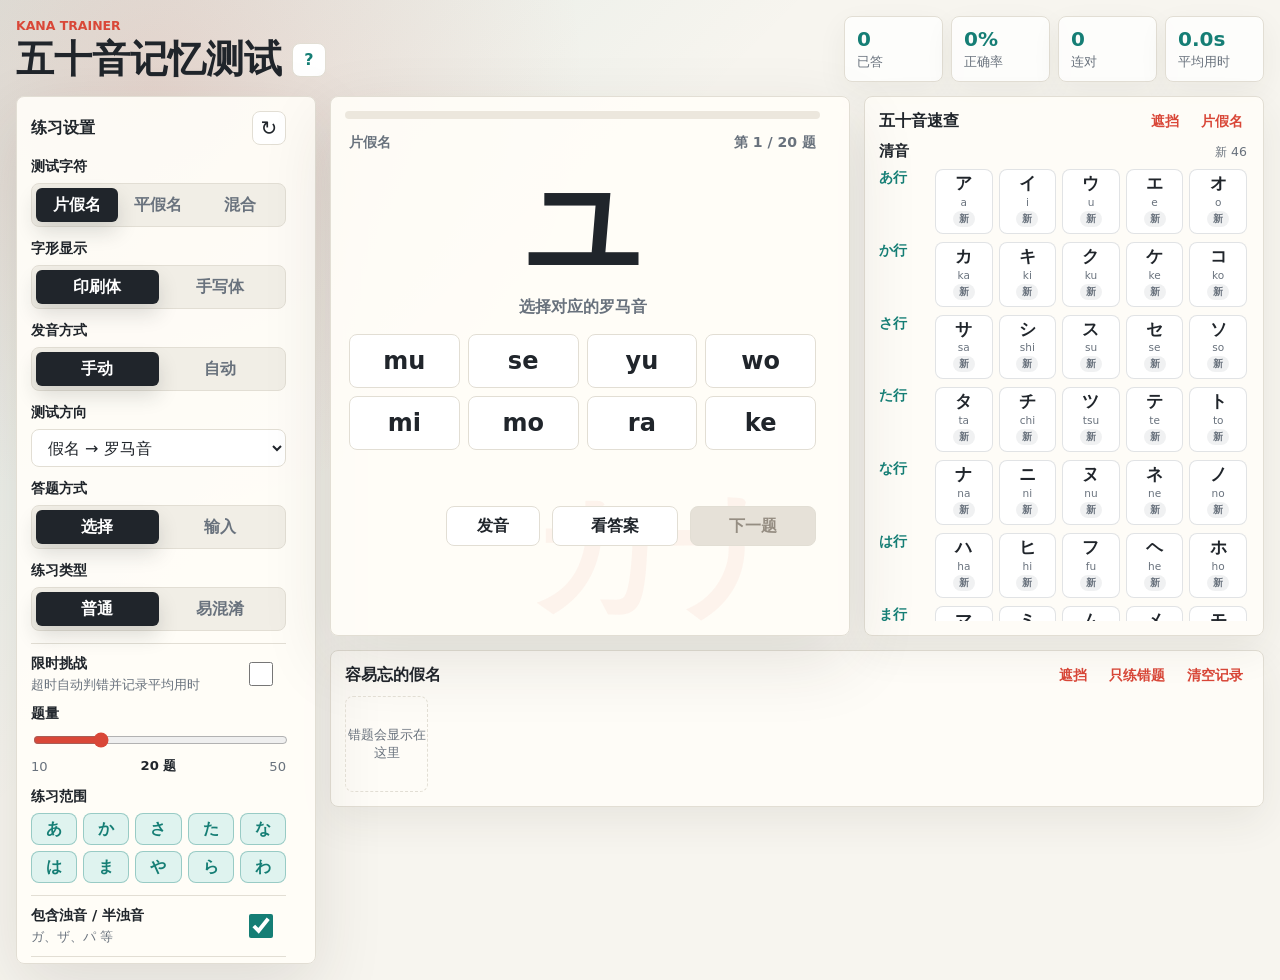
<file: index.html>
<!doctype html>
<html lang="zh-CN">
  <head>
    <meta charset="UTF-8" />
    <meta name="viewport" content="width=device-width, initial-scale=1.0" />
    <title>五十音记忆测试</title>
    <link rel="stylesheet" href="styles.css" />
  </head>
  <body>
    <main class="app-shell">
      <section class="workspace" aria-labelledby="page-title">
        <header class="topbar">
          <div class="title-block">
            <p class="eyebrow">Kana Trainer</p>
            <div class="title-row">
              <h1 id="page-title">五十音记忆测试</h1>
              <button
                class="icon-button help-button"
                id="openHelpButton"
                type="button"
                title="页面说明"
                aria-label="页面说明"
                aria-haspopup="dialog"
                aria-controls="helpDialog"
                aria-expanded="false"
              >
                <span aria-hidden="true">?</span>
              </button>
            </div>
          </div>
          <div class="score-strip" aria-label="当前练习统计">
            <div>
              <span id="answeredCount">0</span>
              <small>已答</small>
            </div>
            <div>
              <span id="accuracyRate">0%</span>
              <small>正确率</small>
            </div>
            <div>
              <span id="streakCount">0</span>
              <small>连对</small>
            </div>
            <div>
              <span id="averageTimeCount">0.0s</span>
              <small>平均用时</small>
            </div>
          </div>
        </header>

        <section class="quiz-layout">
          <aside class="panel settings-panel" aria-label="练习设置">
            <div class="panel-head">
              <h2>练习设置</h2>
              <button class="icon-button" id="resetButton" type="button" title="重置练习" aria-label="重置练习">
                <span aria-hidden="true">↻</span>
              </button>
            </div>

            <div class="control-group normal-scope-control">
              <label>测试字符</label>
              <div class="segmented" role="group" aria-label="测试字符">
                <button class="segment active" type="button" data-mode="katakana">片假名</button>
                <button class="segment" type="button" data-mode="hiragana">平假名</button>
                <button class="segment" type="button" data-mode="mixed">混合</button>
              </div>
            </div>

            <div class="control-group">
              <label>字形显示</label>
              <div class="segmented glyph-segmented" role="group" aria-label="字形显示">
                <button class="segment active" type="button" data-glyph="print">印刷体</button>
                <button class="segment" type="button" data-glyph="hand">手写体</button>
              </div>
            </div>

            <div class="control-group">
              <label>发音方式</label>
              <div class="segmented pronunciation-segmented" role="group" aria-label="发音方式">
                <button class="segment active" type="button" data-pronunciation="manual">手动</button>
                <button class="segment" type="button" data-pronunciation="auto">自动</button>
              </div>
            </div>

            <div class="control-group">
              <label for="directionSelect">测试方向</label>
              <select id="directionSelect">
                <option value="kana-to-romaji">假名 → 罗马音</option>
                <option value="romaji-to-kana">罗马音 → 假名</option>
              </select>
            </div>

            <div class="control-group">
              <label>答题方式</label>
              <div class="segmented answer-mode-segmented" role="group" aria-label="答题方式">
                <button class="segment active" type="button" data-answer-mode="choice">选择</button>
                <button class="segment" type="button" data-answer-mode="input">输入</button>
              </div>
            </div>

            <div class="control-group">
              <label>练习类型</label>
              <div class="segmented practice-type-segmented" role="group" aria-label="练习类型">
                <button class="segment active" type="button" data-practice-type="normal">普通</button>
                <button class="segment" type="button" data-practice-type="confusing">易混淆</button>
              </div>
            </div>

            <div class="switch-row">
              <label for="challengeToggle">
                <span>限时挑战</span>
                <small>超时自动判错并记录平均用时</small>
              </label>
              <input id="challengeToggle" type="checkbox" />
            </div>

            <div class="control-group hidden" id="challengeControl">
              <label for="challengeLimit">每题限时</label>
              <input id="challengeLimit" type="range" min="5" max="30" step="5" value="15" />
              <div class="range-row">
                <span>5 秒</span>
                <strong><span id="challengeLimitValue">15</span> 秒</strong>
                <span>30 秒</span>
              </div>
            </div>

            <div class="control-group confusing-control hidden" id="confusingControl">
              <label>专项分组</label>
              <div class="confusing-picker" aria-label="易混淆专项分组">
                <button class="confusing-chip active" type="button" data-confusing-set="all">全部</button>
                <button class="confusing-chip kana-text" type="button" data-confusing-set="shi-tsu">
                  シ / ツ
                </button>
                <button class="confusing-chip kana-text" type="button" data-confusing-set="so-n">
                  ソ / ン
                </button>
                <button class="confusing-chip kana-text" type="button" data-confusing-set="no-me">
                  ノ / メ
                </button>
                <button class="confusing-chip kana-text" type="button" data-confusing-set="nu-me">
                  ぬ / め
                </button>
                <button class="confusing-chip kana-text" type="button" data-confusing-set="sa-chi">
                  さ / ち
                </button>
                <button class="confusing-chip kana-text" type="button" data-confusing-set="re-wa-ne">
                  れ / わ / ね
                </button>
              </div>
            </div>

            <div class="control-group">
              <label for="questionLimit">题量</label>
              <input id="questionLimit" type="range" min="10" max="50" step="5" value="20" />
              <div class="range-row">
                <span>10</span>
                <strong><span id="questionLimitValue">20</span> 题</strong>
                <span>50</span>
              </div>
            </div>

            <div class="control-group normal-scope-control">
              <label>练习范围</label>
              <div class="row-picker" id="rowPicker" aria-label="练习范围"></div>
            </div>

            <div class="switch-row normal-scope-control">
              <label for="dakutenToggle">
                <span>包含浊音 / 半浊音</span>
                <small>ガ、ザ、パ 等</small>
              </label>
              <input id="dakutenToggle" type="checkbox" checked />
            </div>

            <div class="switch-row normal-scope-control">
              <label for="smallKanaToggle">
                <span>包含拗音</span>
                <small>キャ、ショ、ピョ 等</small>
              </label>
              <input id="smallKanaToggle" type="checkbox" />
            </div>

            <div class="control-group data-tools-group">
              <label>学习数据</label>
              <div class="data-tools">
                <button class="ghost-button data-tool-button" id="exportDataButton" type="button">
                  导出
                </button>
                <button class="ghost-button data-tool-button" id="importDataButton" type="button">
                  导入
                </button>
                <input
                  id="importDataInput"
                  type="file"
                  accept="application/json"
                  class="hidden"
                />
              </div>
              <small class="data-tools-hint">导出为 JSON，导入会合并并覆盖同一假名的历史记录。</small>
            </div>

            <button class="primary-button" id="newQuizButton" type="button">开始新一轮</button>
          </aside>

          <section class="practice-panel" aria-label="当前题目">
            <div class="question-card">
              <div class="progress-line" aria-hidden="true">
                <span id="progressBar"></span>
              </div>
              <div class="question-meta">
                <span id="quizModeLabel">片假名</span>
                <span id="questionCounter">第 1 / 20 题</span>
              </div>
              <div class="timer-strip hidden" id="timerStrip" aria-live="polite">
                <div class="timer-head">
                  <span>剩余时间</span>
                  <strong id="timerRemaining">15.0s</strong>
                </div>
                <div class="timer-line" aria-hidden="true">
                  <span id="timerBar"></span>
                </div>
              </div>
              <div class="prompt-wrap">
                <div class="prompt" id="promptText">ア</div>
                <div class="prompt-sub" id="promptSub">选择对应的罗马音</div>
              </div>
              <div class="options-grid" id="optionsGrid" aria-label="答案选项"></div>
              <div class="input-answer hidden" id="inputAnswerArea">
                <input id="answerInput" type="text" autocomplete="off" spellcheck="false" />
                <button class="next-button" id="submitInputButton" type="button">提交</button>
              </div>
              <div class="result-report hidden" id="resultReport" aria-live="polite"></div>
              <div class="feedback" id="feedback" aria-live="polite"></div>
              <div class="action-row" id="questionActionRow">
                <button class="ghost-button speak-button" id="speakButton" type="button">发音</button>
                <button class="ghost-button" id="revealButton" type="button">看答案</button>
                <button class="next-button" id="nextButton" type="button" disabled>下一题</button>
              </div>
            </div>

            <div class="mini-panels">
              <section class="compact-panel weak-panel" aria-labelledby="weak-title">
                <div class="compact-title">
                  <h2 id="weak-title">容易忘的假名</h2>
                  <div class="compact-actions">
                    <button
                      class="text-button privacy-toggle-button"
                      id="toggleWeakPrivacyButton"
                      type="button"
                      aria-pressed="false"
                    >
                      遮挡
                    </button>
                    <button class="text-button" id="reviewMistakesButton" type="button">只练错题</button>
                    <button class="text-button" id="clearRecordsButton" type="button">清空记录</button>
                  </div>
                </div>
                <div class="weak-list" id="weakList"></div>
              </section>
              <section class="compact-panel chart-panel" aria-labelledby="chart-title">
                <div class="compact-title">
                  <h2 id="chart-title">五十音速查</h2>
                  <div class="compact-actions">
                    <button
                      class="text-button privacy-toggle-button"
                      id="toggleChartPrivacyButton"
                      type="button"
                      aria-pressed="false"
                    >
                      遮挡
                    </button>
                    <button class="text-button" id="toggleChartButton" type="button">片假名</button>
                  </div>
                </div>
                <div class="kana-chart" id="kanaChart"></div>
              </section>
            </div>
          </section>
        </section>
      </section>
    </main>

    <div class="modal-backdrop hidden" id="helpDialog" role="dialog" aria-modal="true" aria-labelledby="helpDialogTitle">
      <section class="modal-panel" id="helpDialogPanel" tabindex="-1">
        <div class="modal-head">
          <div>
            <p class="eyebrow">Guide</p>
            <h2 id="helpDialogTitle">页面说明</h2>
          </div>
          <button class="icon-button" id="closeHelpButton" type="button" aria-label="关闭说明">
            <span aria-hidden="true">×</span>
          </button>
        </div>
        <div class="help-content">
          <p>这个页面用于练习五十音的识别、罗马音对应和易混淆假名记忆。</p>
          <div class="help-grid">
            <section>
              <h3>练习设置</h3>
              <p>选择片假名、平假名或混合练习，调整答题方向、答题方式、题量、练习范围和限时挑战。</p>
            </section>
            <section>
              <h3>答题卡</h3>
              <p>展示当前题目、进度、答案选项或输入框。可以发音、查看答案，并进入下一题。</p>
            </section>
            <section>
              <h3>五十音速查</h3>
              <p>快速查看假名、罗马音和掌握状态。练习时可用遮挡按钮模糊内容，避免提前看到答案。</p>
            </section>
            <section>
              <h3>容易忘的假名</h3>
              <p>根据答题记录列出容易出错的假名，可一键进入错题练习，也可以清空历史记录。</p>
            </section>
            <section>
              <h3>统计与数据</h3>
              <p>顶部统计当前轮次的已答、正确率、连对和平均用时；学习数据支持 JSON 导出和导入。</p>
            </section>
          </div>
        </div>
      </section>
    </div>

    <script src="kana-core.js"></script>
    <script src="learning-records.js"></script>
    <script src="quiz-engine.js"></script>
    <script src="ui-renderers.js"></script>
    <script src="speech.js"></script>
    <script src="challenge-timer.js"></script>
    <script src="settings-controls.js"></script>
    <script src="question-view.js"></script>
    <script src="app-events.js"></script>
    <script src="learning-data-actions.js"></script>
    <script src="practice-session.js"></script>
    <script src="practice-planner.js"></script>
    <script src="app.js"></script>
  </body>
</html>
</file>
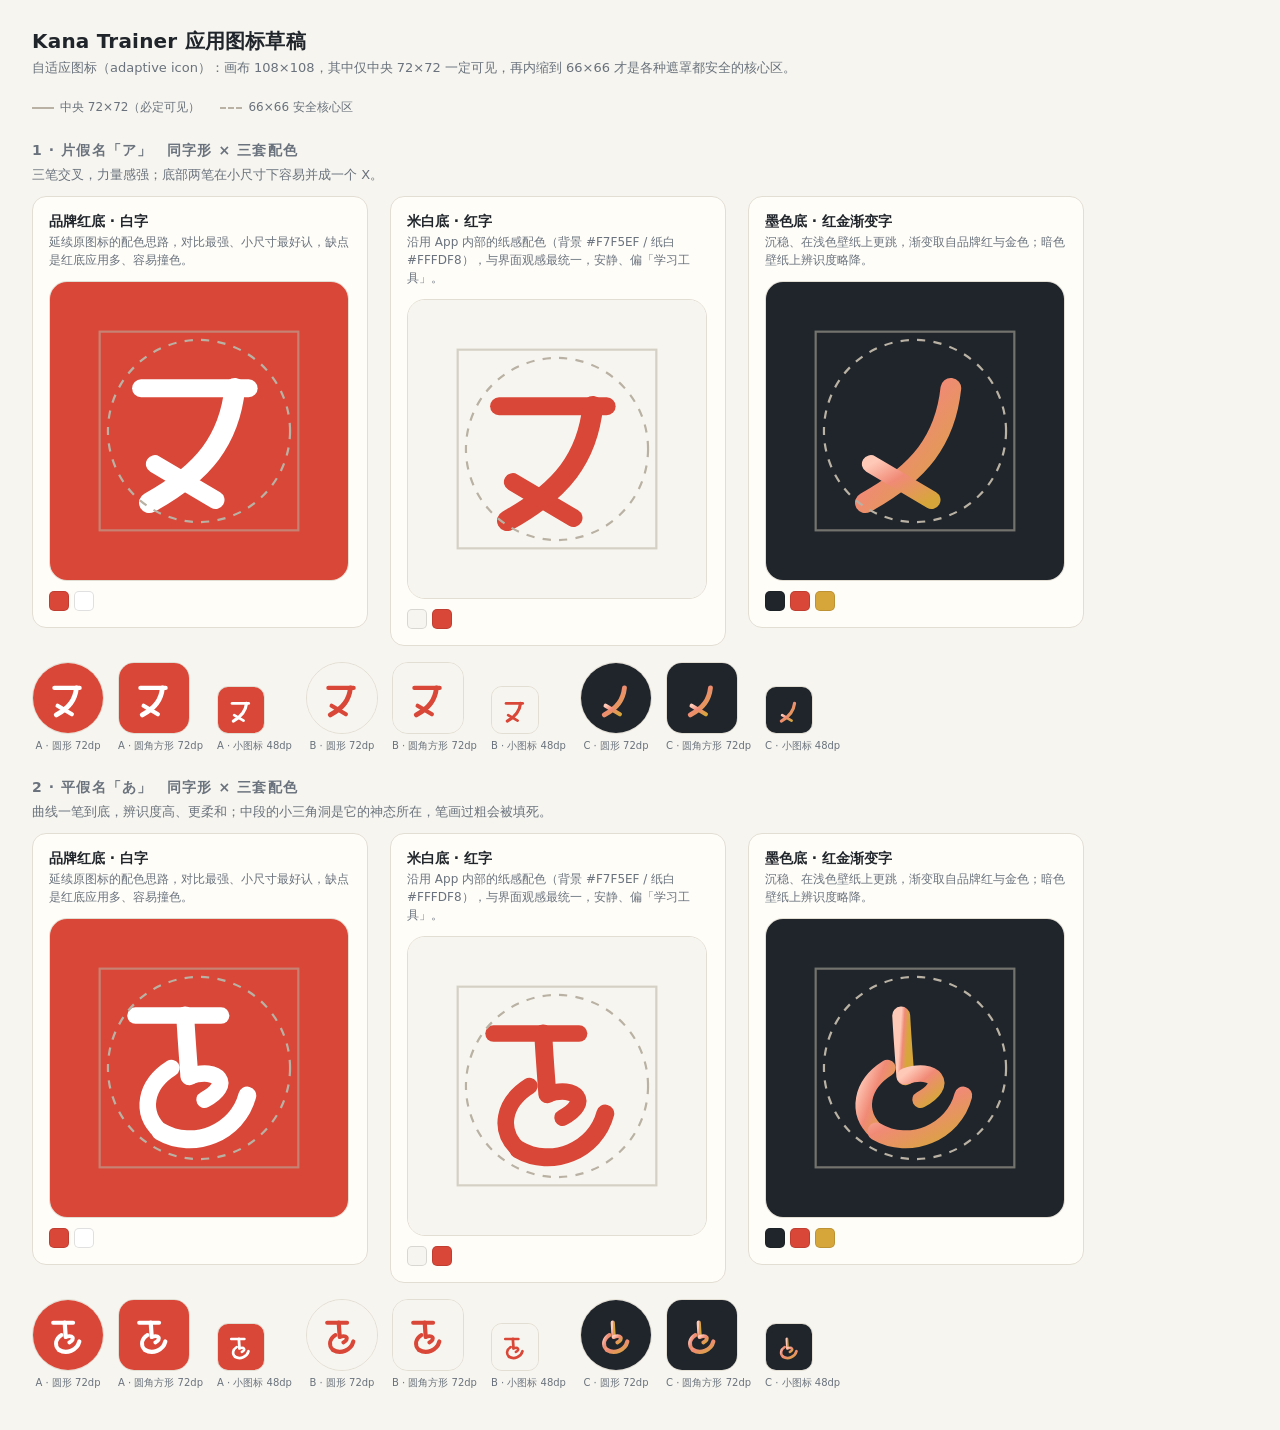
<file: android-app/design/icon-drafts.html>
<!DOCTYPE html>
<html lang="zh-CN">
<head>
<meta charset="utf-8">
<title>Kana Trainer 应用图标草稿</title>
<style>
  :root {
    --ink: #20252B;
    --muted: #69727D;
    --line: #E2DED4;
    --paper: #FFFDF8;
    --bg: #F7F5EF;
    --red: #D94738;
    --teal: #157E75;
    --gold: #D7A63B;
  }
  * { box-sizing: border-box; }
  body {
    margin: 0; padding: 28px 32px 40px;
    background: var(--bg); color: var(--ink);
    font-family: "Segoe UI", "Microsoft YaHei", system-ui, sans-serif;
  }
  h1 { font-size: 20px; margin: 0 0 4px; letter-spacing: .01em; }
  .sub { color: var(--muted); font-size: 13px; margin: 0 0 22px; }
  h2 { font-size: 14px; margin: 26px 0 12px; color: var(--muted);
       text-transform: uppercase; letter-spacing: .08em; font-weight: 600; }
  .row { display: flex; gap: 22px; align-items: flex-start; flex-wrap: wrap; }
  .card {
    background: var(--paper); border: 1px solid var(--line); border-radius: 14px;
    padding: 16px; width: 336px;
  }
  .card h3 { margin: 0 0 2px; font-size: 14px; }
  .card .note { margin: 0 0 12px; font-size: 12px; color: var(--muted); line-height: 1.5; }
  .card .note b { color: var(--ink); font-weight: 600; }
  .swatches { display: flex; gap: 5px; margin-top: 10px; }
  .sw { width: 20px; height: 20px; border-radius: 5px; border: 1px solid rgba(0,0,0,.12); }
  .sizes { display: flex; gap: 14px; align-items: flex-end; margin-top: 4px; }
  .sizes figure { margin: 0; text-align: center; }
  .sizes figcaption { font-size: 10px; color: var(--muted); margin-top: 5px; }
  .legend { display: flex; gap: 20px; font-size: 12px; color: var(--muted); margin-top: 8px; }
  .legend span { display: flex; align-items: center; gap: 6px; }
  .key { width: 22px; height: 0; border-top: 2px dashed #B9B2A4; }
  .key.solid { border-top: 2px solid #B9B2A4; }
</style>
</head>
<body>

<h1>Kana Trainer 应用图标草稿</h1>
<p class="sub">自适应图标（adaptive icon）：画布 108×108，其中仅中央 72×72 一定可见，再内缩到 66×66 才是各种遮罩都安全的核心区。</p>

<div class="legend">
  <span><i class="key solid"></i> 中央 72×72（必定可见）</span>
  <span><i class="key"></i> 66×66 安全核心区</span>
</div>

<div id="sections"></div>

<script>
const INK = '#20252B', PAPER = '#FFFDF8', BG = '#F7F5EF', RED = '#D94738', GOLD = '#D7A63B';

// ── 字形一：片假名「ア」 ───────────────────────────────────────────
// 三笔互不相连：顶横自左向右；自顶横偏右处向左下甩出长尾；末笔自左下向右上斜挑。
const STROKES = [
  { d: 'M 33 38.5 L 72 38.5', w: 6.5 },              // 顶横
  { d: 'M 67 38.5 C 65 57, 56 69, 36 80', w: 7.5 },  // 第二笔
  { d: 'M 38 66 L 60 79', w: 6.5 },                  // 第三笔
];

// ── 字形二：平假名「あ」 ───────────────────────────────────────────
// 顶横自左向右；竖笔下行后绕圈回撇（收在右下）；末笔自下方弧形左扩、再向右上兜回。
// 竖笔与末笔的交叉处在左上方留出一个小三角洞 —— 那是「あ」的神态，所以两者都要放细。
const STROKES_A = [
  { d: 'M 31 35 L 62 35', w: 6 },                        // 顶横
  { d: 'M 49 35 C 49.5 44, 50 50, 50.5 57', w: 6.5 },    // 竖笔下行
  { d: 'M 50.5 57 C 61 53.5, 66.5 60, 56 65.5', w: 6 },  // 绕圈回撇，扁而出头
  { d: 'M 44 54 C 34.5 60, 32.5 70, 40 77', w: 6 },      // 末笔：向左下弧形外扩
  { d: 'M 40 77 C 52 84, 68 77.5, 71.5 64', w: 6.5 },    // 末笔：底部大弯兜回右上
];

function glyph({ stroke, width = null, grad = null, opacity = 1, strokes = STROKES }) {
  const paint = grad ? `stroke="url(#${grad})"` : `stroke="${stroke}"`;
  return strokes.map(s =>
    `<path d="${s.d}" fill="none" ${paint} stroke-width="${width ?? s.w}"
       stroke-linecap="round" stroke-linejoin="round" opacity="${opacity}"/>`
  ).join('');
}

function icon({ bg, glyphSvg, defs = '', guides = false, id = '' }) {
  const defsBlock = defs ? `<defs>${defs}</defs>` : '';
  const guideBlock = guides ? `
    <circle cx="54" cy="54" r="33" fill="none" stroke="#B9B2A4" stroke-width="0.8" stroke-dasharray="3 3"/>
    <rect x="18" y="18" width="72" height="72" fill="none" stroke="#B9B2A4" stroke-width="0.8" stroke-opacity=".55"/>` : '';
  return `<svg viewBox="0 0 108 108" width="100%" height="100%" xmlns="http://www.w3.org/2000/svg">
    ${defsBlock}
    <rect width="108" height="108" fill="${bg}"/>
    ${glyphSvg}
    ${guideBlock}
  </svg>`;
}

// 配色方案（字形与配色正交，两个字形各出一套）
const THEMES = [
  {
    id: 'A', bg: RED, name: '品牌红底 · 白字',
    note: '延续原图标的配色思路，对比最强、小尺寸最好认，缺点是红底应用多、容易撞色。',
    swatches: [RED, '#FFFFFF'],
    paint: { stroke: '#FFFFFF' },
  },
  {
    id: 'B', bg: BG, name: '米白底 · 红字',
    note: '沿用 App 内部的纸感配色（背景 #F7F5EF / 纸白 #FFFDF8），与界面观感最统一，安静、偏「学习工具」。',
    swatches: [BG, RED],
    paint: { stroke: RED },
  },
  {
    id: 'C', bg: INK, name: '墨色底 · 红金渐变字',
    note: '沉稳、在浅色壁纸上更跳，渐变取自品牌红与金色；暗色壁纸上辨识度略降。',
    swatches: [INK, RED, GOLD],
    paint: { grad: 'goldRed' },
    defs: `<linearGradient id="goldRed" x1="0" y1="0" x2="1" y2="1">
             <stop offset="0%" stop-color="#FFC9B8"/>
             <stop offset="42%" stop-color="#F08A76"/>
             <stop offset="100%" stop-color="${GOLD}"/>
           </linearGradient>`,
  },
];

// 两个字形各自 × 三套配色
const glyphSets = [
  {
    key: 'ア', strokes: STROKES, theme: '片假名「ア」',
    note: '三笔交叉，力量感强；底部两笔在小尺寸下容易并成一个 X。',
  },
  {
    key: 'あ', strokes: STROKES_A, theme: '平假名「あ」',
    note: '曲线一笔到底，辨识度高、更柔和；中段的小三角洞是它的神态所在，笔画过粗会被填死。',
  },
];

const variants = glyphSets.flatMap(set =>
  THEMES.map(t => ({
    key: `${set.key}-${t.id}`,
    name: `${t.name} · ${set.key}`,
    note: t.note,
    swatches: t.swatches,
    bg: t.bg,
    defs: t.defs || '',
    glyph: () => glyph({ ...t.paint, strokes: set.strokes }),
  }))
);

// —— 渲染：每个字形一段，段内为该字形的三套配色 ——
const masks = [
  { label: '圆形 72dp', radius: '50%', px: 72 },
  { label: '圆角方形 72dp', radius: '16px', px: 72 },
  { label: '小图标 48dp', radius: '11px', px: 48 },
];

document.getElementById('sections').innerHTML = glyphSets.map((set, gi) => {
  const cells = THEMES.map(t => {
    const g = glyph({ ...t.paint, strokes: set.strokes });
    return `
      <div class="card">
        <h3>${t.name}</h3>
        <p class="note">${t.note}</p>
        <div style="width:300px;height:300px;border-radius:18px;overflow:hidden;border:1px solid var(--line)">
          ${icon({ bg: t.bg, glyphSvg: g, defs: t.defs || '', guides: true })}
        </div>
        <div class="swatches">${t.swatches.map(c => `<i class="sw" style="background:${c}"></i>`).join('')}</div>
      </div>`;
  }).join('');

  const thumbs = THEMES.flatMap(t => masks.map(m => `
    <figure>
      <div style="width:${m.px}px;height:${m.px}px;border-radius:${m.radius};overflow:hidden;border:1px solid var(--line)">
        ${icon({ bg: t.bg, glyphSvg: glyph({ ...t.paint, strokes: set.strokes }), defs: t.defs || '' })}
      </div>
      <figcaption>${t.id} · ${m.label}</figcaption>
    </figure>`)).join('');

  return `
    <h2>${gi + 1} · ${set.theme}　同字形 × 三套配色</h2>
    <p class="sub" style="margin:-6px 0 12px">${set.note}</p>
    <div class="row">${cells}</div>
    <div class="sizes" style="margin-top:16px">${thumbs}</div>`;
}).join('');
</script>
</body>
</html>
</file>
<file: styles.css>
:root {
  color-scheme: light;
  --bg: #f7f5ef;
  --paper: #fffdf8;
  --panel: #ffffff;
  --ink: #20252b;
  --muted: #69727d;
  --line: #e2ded4;
  --accent: #d94738;
  --accent-dark: #b9362b;
  --teal: #157e75;
  --teal-soft: #dff3ef;
  --gold: #d7a63b;
  --wrong: #c8374c;
  --right: #19886b;
  --shadow: 0 24px 70px rgba(51, 45, 35, 0.12);
  --kana-print-font: "Hiragino Sans", "Yu Gothic", "Noto Sans JP", "Meiryo", sans-serif;
  --kana-hand-font: "Klee", "Klee One", "YuKyokasho", "YuKyokasho Yoko", "Hannotate SC",
    "Hannotate TC", "HanziPen SC", "Tsukushi A Round Gothic", cursive;
  --kana-font: var(--kana-print-font);
  font-family:
    Inter, ui-sans-serif, system-ui, -apple-system, BlinkMacSystemFont, "Segoe UI",
    "Noto Sans SC", sans-serif;
}

:root[data-glyph="hand"] {
  --kana-font: var(--kana-hand-font);
}

* {
  box-sizing: border-box;
}

body {
  min-height: 100vh;
  margin: 0;
  background:
    radial-gradient(circle at 12% 8%, rgba(217, 71, 56, 0.14), transparent 30%),
    linear-gradient(135deg, rgba(21, 126, 117, 0.11), transparent 36%),
    var(--bg);
  color: var(--ink);
}

button,
input,
select {
  font: inherit;
}

button {
  cursor: pointer;
}

.app-shell {
  width: min(1500px, 100%);
  margin: 0 auto;
  padding: 16px;
}

.workspace {
  min-height: calc(100vh - 32px);
}

.topbar {
  display: flex;
  align-items: center;
  justify-content: space-between;
  gap: 24px;
  margin-bottom: 14px;
}

.title-block {
  min-width: 0;
}

.title-row {
  display: flex;
  align-items: center;
  gap: 10px;
}

.eyebrow {
  margin: 0 0 6px;
  color: var(--accent);
  font-size: 0.78rem;
  font-weight: 800;
  letter-spacing: 0;
  text-transform: uppercase;
}

h1,
h2,
p {
  margin: 0;
}

h1 {
  font-size: clamp(1.8rem, 3vw, 3rem);
  line-height: 1.05;
  letter-spacing: 0;
}

h2 {
  font-size: 1rem;
  letter-spacing: 0;
}

.score-strip {
  display: grid;
  grid-template-columns: repeat(4, minmax(70px, 1fr));
  gap: 8px;
  width: min(420px, 100%);
}

.score-strip div {
  min-height: 58px;
  padding: 10px 12px;
  border: 1px solid var(--line);
  border-radius: 8px;
  background: rgba(255, 255, 255, 0.78);
  box-shadow: 0 10px 30px rgba(51, 45, 35, 0.06);
}

.score-strip span {
  display: block;
  color: var(--teal);
  font-size: 1.25rem;
  font-weight: 850;
}

.score-strip small {
  color: var(--muted);
  font-size: 0.82rem;
}

.quiz-layout {
  display: grid;
  grid-template-columns: 300px minmax(0, 1fr);
  gap: 14px;
  align-items: start;
}

.panel,
.question-card,
.compact-panel {
  border: 1px solid var(--line);
  border-radius: 8px;
  background: rgba(255, 253, 248, 0.92);
  box-shadow: var(--shadow);
}

.settings-panel {
  position: sticky;
  top: 16px;
  max-height: calc(100vh - 32px);
  overflow-y: auto;
  padding: 14px;
  scrollbar-gutter: stable;
}

.panel-head,
.compact-title,
.action-row,
.question-meta,
.range-row,
.switch-row {
  display: flex;
  align-items: center;
  justify-content: space-between;
  gap: 12px;
}

.panel-head {
  margin-bottom: 12px;
}

.icon-button {
  display: grid;
  width: 34px;
  height: 34px;
  place-items: center;
  border: 1px solid var(--line);
  border-radius: 8px;
  background: #fff;
  color: var(--ink);
  font-size: 1.25rem;
}

.help-button {
  flex: 0 0 auto;
  color: var(--teal);
  font-size: 1rem;
  font-weight: 850;
}

.control-group {
  display: grid;
  gap: 7px;
  margin-bottom: 12px;
}

.confusing-control {
  padding-top: 4px;
  border-top: 1px solid var(--line);
}

.confusing-picker {
  display: grid;
  grid-template-columns: repeat(2, minmax(0, 1fr));
  gap: 6px;
}

.confusing-chip {
  min-height: 32px;
  padding: 0 10px;
  border: 1px solid var(--line);
  border-radius: 8px;
  background: #fff;
  color: var(--muted);
  font-weight: 750;
}

.confusing-chip.active {
  border-color: rgba(217, 71, 56, 0.28);
  background: rgba(217, 71, 56, 0.1);
  color: var(--accent-dark);
}

.control-group > label,
.switch-row span {
  color: var(--ink);
  font-size: 0.9rem;
  font-weight: 750;
}

.segmented {
  display: grid;
  grid-template-columns: repeat(3, 1fr);
  padding: 4px;
  border: 1px solid var(--line);
  border-radius: 8px;
  background: #f1eee6;
}

.glyph-segmented,
.pronunciation-segmented,
.answer-mode-segmented,
.practice-type-segmented {
  grid-template-columns: repeat(2, 1fr);
}

.segment {
  min-height: 34px;
  border: 0;
  border-radius: 6px;
  background: transparent;
  color: var(--muted);
  font-weight: 750;
}

.segment.active {
  background: var(--ink);
  color: #fff;
  box-shadow: 0 10px 20px rgba(32, 37, 43, 0.15);
}

select,
input[type="range"] {
  width: 100%;
}

select {
  height: 38px;
  padding: 0 12px;
  border: 1px solid var(--line);
  border-radius: 8px;
  background: #fff;
  color: var(--ink);
}

input[type="range"] {
  accent-color: var(--accent);
}

.range-row {
  color: var(--muted);
  font-size: 0.82rem;
}

.range-row strong {
  color: var(--ink);
}

.row-picker {
  display: grid;
  grid-template-columns: repeat(5, 1fr);
  gap: 6px;
}

.row-chip {
  min-height: 32px;
  border: 1px solid var(--line);
  border-radius: 8px;
  background: #fff;
  color: var(--muted);
  font-weight: 750;
}

.kana-text {
  font-family: var(--kana-font);
}

:root[data-glyph="hand"] .kana-text {
  font-weight: 650;
}

.row-chip.active {
  border-color: rgba(21, 126, 117, 0.35);
  background: var(--teal-soft);
  color: var(--teal);
}

.switch-row {
  padding: 10px 0;
  border-top: 1px solid var(--line);
}

.switch-row label {
  display: grid;
  gap: 3px;
}

.switch-row small {
  color: var(--muted);
}

.data-tools {
  display: grid;
  grid-template-columns: repeat(2, minmax(0, 1fr));
  gap: 8px;
}

.data-tool-button {
  min-width: 0;
}

.data-tools-hint {
  color: var(--muted);
  font-size: 0.78rem;
  line-height: 1.5;
}

input[type="checkbox"] {
  width: 44px;
  height: 24px;
  accent-color: var(--teal);
}

.primary-button,
.next-button,
.ghost-button {
  min-height: 40px;
  border-radius: 8px;
  font-weight: 850;
}

.primary-button {
  width: 100%;
  margin-top: 12px;
  border: 0;
  background: var(--accent);
  color: #fff;
  box-shadow: 0 16px 36px rgba(217, 71, 56, 0.25);
}

.practice-panel {
  --practice-main-height: clamp(440px, calc(100vh - 180px), 540px);
  display: grid;
  grid-template-areas:
    "question chart"
    "weak weak";
  grid-template-columns: minmax(460px, 1fr) minmax(340px, 400px);
  grid-template-rows: var(--practice-main-height) auto;
  gap: 14px;
  align-items: stretch;
  min-width: 0;
}

.question-card {
  grid-area: question;
  position: relative;
  overflow-y: auto;
  height: 100%;
  min-height: 0;
  padding: 18px;
  scrollbar-gutter: stable;
}

.question-card::before {
  position: absolute;
  right: 28px;
  bottom: 12px;
  z-index: 0;
  color: rgba(217, 71, 56, 0.055);
  content: "カナ";
  font-family: var(--kana-font);
  font-size: 8.5rem;
  font-weight: 900;
  line-height: 1;
  pointer-events: none;
}

.question-card > * {
  position: relative;
  z-index: 1;
}

.progress-line {
  height: 8px;
  margin: -4px -4px 14px;
  overflow: hidden;
  border-radius: 999px;
  background: #ece7dd;
}

.progress-line span {
  display: block;
  width: 0%;
  height: 100%;
  border-radius: inherit;
  background: linear-gradient(90deg, var(--accent), var(--gold));
  transition: width 220ms ease;
}

.question-meta {
  color: var(--muted);
  font-size: 0.88rem;
  font-weight: 750;
}

.timer-strip {
  display: grid;
  gap: 8px;
  margin-top: 10px;
  padding: 10px;
  border: 1px solid rgba(215, 166, 59, 0.32);
  border-radius: 8px;
  background: rgba(215, 166, 59, 0.1);
}

.timer-head {
  display: flex;
  align-items: center;
  justify-content: space-between;
  gap: 12px;
  color: var(--muted);
  font-size: 0.84rem;
  font-weight: 750;
}

.timer-head strong {
  color: var(--accent-dark);
  font-size: 1rem;
}

.timer-line {
  height: 8px;
  overflow: hidden;
  border-radius: 999px;
  background: rgba(255, 255, 255, 0.86);
}

.timer-line span {
  display: block;
  width: 100%;
  height: 100%;
  border-radius: inherit;
  background: linear-gradient(90deg, var(--teal), var(--gold));
  transition:
    width 100ms linear,
    background 140ms ease;
}

.timer-line span.danger {
  background: linear-gradient(90deg, var(--wrong), var(--accent));
}

.prompt-wrap {
  display: grid;
  min-height: 154px;
  place-items: center;
  padding: 18px 0 12px;
  text-align: center;
}

.prompt {
  font-size: clamp(4.6rem, 9vw, 7.4rem);
  font-weight: 850;
  line-height: 1;
  letter-spacing: 0;
}

.prompt-sub {
  margin-top: 12px;
  color: var(--muted);
  font-size: 1rem;
  font-weight: 650;
}

.options-grid {
  display: grid;
  grid-template-columns: repeat(4, minmax(0, 1fr));
  gap: 8px;
  margin-top: 4px;
}

.hidden {
  display: none !important;
}

.modal-backdrop {
  position: fixed;
  inset: 0;
  z-index: 20;
  display: grid;
  place-items: center;
  padding: 24px;
  background: rgba(32, 37, 43, 0.38);
}

.modal-panel {
  width: min(680px, 100%);
  max-height: min(720px, calc(100vh - 48px));
  overflow-y: auto;
  padding: 20px;
  border: 1px solid var(--line);
  border-radius: 8px;
  background: var(--paper);
  box-shadow: var(--shadow);
  outline: none;
}

.modal-head {
  display: flex;
  align-items: flex-start;
  justify-content: space-between;
  gap: 18px;
  margin-bottom: 16px;
}

.modal-head h2 {
  font-size: 1.25rem;
}

.help-content {
  display: grid;
  gap: 16px;
  color: var(--muted);
  line-height: 1.7;
}

.help-grid {
  display: grid;
  grid-template-columns: repeat(2, minmax(0, 1fr));
  gap: 10px;
}

.help-grid section {
  padding: 12px;
  border: 1px solid var(--line);
  border-radius: 8px;
  background: #fff;
}

.help-grid h3 {
  margin: 0 0 6px;
  color: var(--ink);
  font-size: 0.94rem;
}

.input-answer {
  display: grid;
  grid-template-columns: minmax(0, 1fr) 132px;
  gap: 10px;
  margin-top: 4px;
}

.input-answer input {
  min-height: 50px;
  padding: 0 16px;
  border: 1px solid var(--line);
  border-radius: 8px;
  background: #fff;
  color: var(--ink);
  font-size: 1.2rem;
  font-weight: 750;
  letter-spacing: 0;
}

.input-answer input:focus {
  border-color: rgba(21, 126, 117, 0.55);
  outline: 3px solid rgba(21, 126, 117, 0.14);
}

.input-answer input:disabled {
  background: #f1eee6;
  color: var(--muted);
}

.input-answer input.correct {
  border-color: rgba(25, 136, 107, 0.35);
  background: #e2f4ec;
  color: var(--right);
}

.input-answer input.wrong {
  border-color: rgba(200, 55, 76, 0.35);
  background: #fae4e8;
  color: var(--wrong);
}

.result-report {
  display: grid;
  gap: 12px;
  margin-top: 8px;
}

.result-summary {
  display: grid;
  grid-template-columns: repeat(4, minmax(0, 1fr));
  gap: 10px;
}

.result-metric {
  display: grid;
  gap: 6px;
  min-height: 64px;
  padding: 10px;
  border: 1px solid var(--line);
  border-radius: 8px;
  background: #faf8f2;
}

.result-metric strong {
  color: var(--teal);
  font-size: 1.35rem;
  line-height: 1;
}

.result-metric span {
  color: var(--muted);
  font-size: 0.82rem;
}

.result-message {
  margin: 0;
  font-size: 0.95rem;
  font-weight: 750;
}

.result-message.right {
  color: var(--right);
}

.result-message.wrong {
  color: var(--wrong);
}

.result-sections {
  display: grid;
  grid-template-columns: repeat(2, minmax(0, 1fr));
  gap: 12px;
}

.result-section {
  display: grid;
  gap: 10px;
  padding-top: 12px;
  border-top: 1px solid var(--line);
}

.result-section h3 {
  margin: 0;
  color: var(--ink);
  font-size: 0.92rem;
}

.result-kana-list,
.result-row-list {
  display: grid;
  gap: 8px;
}

.result-kana-badge,
.result-row-badge,
.result-empty {
  border: 1px solid var(--line);
  border-radius: 8px;
  background: #fff;
}

.result-kana-badge,
.result-row-badge {
  display: grid;
  gap: 4px;
  padding: 10px 12px;
}

.result-kana-badge strong {
  font-size: 1.5rem;
  line-height: 1;
}

.result-kana-badge span,
.result-kana-badge small,
.result-row-badge span {
  color: var(--muted);
  font-size: 0.8rem;
}

.result-row-badge strong {
  font-size: 0.96rem;
}

.result-empty {
  display: grid;
  min-height: 76px;
  place-items: center;
  padding: 12px;
  color: var(--muted);
  font-size: 0.84rem;
  text-align: center;
}

.result-actions {
  display: flex;
  flex-wrap: wrap;
  justify-content: flex-end;
  gap: 10px;
}

.option-button {
  min-height: 54px;
  padding: 8px;
  border: 1px solid var(--line);
  border-radius: 8px;
  background: #fff;
  color: var(--ink);
  font-size: clamp(1.1rem, 2vw, 1.5rem);
  font-weight: 850;
  letter-spacing: 0;
  transition:
    transform 140ms ease,
    border-color 140ms ease,
    background 140ms ease;
}

.option-button:hover:not(:disabled),
.icon-button:hover,
.row-chip:hover,
.confusing-chip:hover,
.ghost-button:hover:not(:disabled),
.text-button:hover {
  border-color: rgba(21, 126, 117, 0.35);
  transform: translateY(-1px);
}

.option-button.correct {
  border-color: rgba(25, 136, 107, 0.35);
  background: #e2f4ec;
  color: var(--right);
}

.option-button.wrong {
  border-color: rgba(200, 55, 76, 0.35);
  background: #fae4e8;
  color: var(--wrong);
}

.option-button:disabled {
  cursor: default;
}

.feedback {
  min-height: 34px;
  margin: 12px 0 10px;
  color: var(--muted);
  font-weight: 750;
}

.feedback.right {
  color: var(--right);
}

.feedback.wrong {
  color: var(--wrong);
}

.action-row {
  justify-content: flex-end;
}

.ghost-button,
.next-button {
  min-width: 126px;
  border: 1px solid var(--line);
}

.ghost-button {
  background: #fff;
  color: var(--ink);
}

.ghost-button:disabled {
  border-color: var(--line);
  background: #f1eee6;
  color: #a59d90;
  cursor: default;
}

.speak-button {
  min-width: 94px;
}

.next-button {
  border-color: var(--teal);
  background: var(--teal);
  color: #fff;
}

.next-button:disabled {
  border-color: var(--line);
  background: #e6e1d8;
  color: #958d82;
  cursor: default;
}

.mini-panels {
  display: contents;
}

.compact-panel {
  display: grid;
  grid-template-rows: auto minmax(0, 1fr);
  min-height: 0;
  overflow: hidden;
  padding: 14px;
  box-shadow: 0 14px 40px rgba(51, 45, 35, 0.08);
}

.chart-panel {
  grid-area: chart;
}

.weak-panel {
  grid-area: weak;
}

.compact-title {
  margin-bottom: 10px;
}

.compact-actions {
  display: flex;
  align-items: center;
  justify-content: flex-end;
  gap: 10px;
}

.text-button {
  border: 0;
  background: transparent;
  color: var(--accent);
  font-size: 0.86rem;
  font-weight: 800;
}

.privacy-toggle-button[aria-pressed="true"] {
  color: var(--teal);
}

.weak-list {
  display: grid;
  position: relative;
  max-height: 148px;
  min-height: 0;
  overflow-y: auto;
  grid-template-columns: repeat(auto-fill, minmax(76px, 1fr));
  gap: 8px;
  padding-right: 2px;
}

.weak-card,
.kana-cell {
  border: 1px solid var(--line);
  border-radius: 8px;
  background: #fff;
}

.weak-card {
  display: grid;
  min-height: 66px;
  place-items: center;
  padding: 8px;
  text-align: center;
}

.weak-card strong {
  font-size: 1.45rem;
  line-height: 1;
}

.weak-card span,
.weak-card small,
.empty-state {
  color: var(--muted);
  font-size: 0.82rem;
}

.weak-card small {
  font-size: 0.72rem;
}

.empty-state {
  display: grid;
  min-height: 96px;
  place-items: center;
  border: 1px dashed var(--line);
  border-radius: 8px;
  text-align: center;
}

.kana-chart {
  display: grid;
  position: relative;
  min-height: 0;
  overflow-y: auto;
  gap: 10px;
  padding-right: 2px;
}

.privacy-blurred {
  user-select: none;
}

.weak-list > *,
.kana-chart > * {
  transition:
    filter 180ms ease,
    opacity 180ms ease;
}

.privacy-blurred > * {
  filter: blur(8px);
  opacity: 0.68;
  pointer-events: none;
}

.chart-section {
  display: grid;
  gap: 8px;
  padding-top: 8px;
  border-top: 1px solid var(--line);
}

.chart-section:first-child {
  padding-top: 0;
  border-top: 0;
}

.chart-section-head {
  display: flex;
  align-items: baseline;
  justify-content: space-between;
  gap: 10px;
}

.chart-section-head h3 {
  margin: 0;
  color: var(--ink);
  font-size: 0.94rem;
}

.chart-summary {
  color: var(--muted);
  font-size: 0.78rem;
  text-align: right;
}

.chart-section-body {
  display: grid;
  gap: 8px;
}

.chart-row {
  display: grid;
  grid-template-columns: 48px minmax(0, 1fr);
  gap: 8px;
  align-items: start;
}

.chart-row-label {
  color: var(--teal);
  font-size: 0.88rem;
  font-weight: 850;
  line-height: 1.2;
  text-align: left;
}

.chart-grid {
  display: grid;
  grid-template-columns: repeat(auto-fit, minmax(50px, 1fr));
  gap: 6px;
}

.kana-cell {
  display: grid;
  min-height: 58px;
  place-items: center;
  padding: 6px 5px;
  gap: 3px;
  color: var(--ink);
  cursor: pointer;
  font: inherit;
  text-align: center;
  transition:
    transform 140ms ease,
    border-color 140ms ease,
    background 140ms ease;
}

.kana-cell:hover,
.kana-cell:focus-visible {
  border-color: rgba(21, 126, 117, 0.35);
  background: var(--teal-soft);
  outline: none;
  transform: translateY(-1px);
}

.kana-cell strong {
  display: block;
  font-size: 1.05rem;
  line-height: 1;
}

.kana-cell span {
  color: var(--muted);
  font-size: 0.66rem;
}

.chart-status {
  display: inline-flex;
  align-items: center;
  justify-content: center;
  min-width: 2.1em;
  padding: 1px 6px;
  border-radius: 999px;
  background: #f1eee6;
  color: var(--muted);
  font-size: 0.64rem;
  font-weight: 800;
}

.kana-cell[data-mastery="new"] {
  border-color: rgba(105, 114, 125, 0.2);
}

.kana-cell[data-mastery="new"] .chart-status {
  background: rgba(105, 114, 125, 0.1);
  color: var(--muted);
}

.kana-cell[data-mastery="practice"] {
  border-color: rgba(21, 126, 117, 0.18);
  background: rgba(223, 243, 239, 0.55);
}

.kana-cell[data-mastery="practice"] .chart-status {
  background: rgba(21, 126, 117, 0.12);
  color: var(--teal);
}

.kana-cell[data-mastery="weak"] {
  border-color: rgba(200, 55, 76, 0.2);
  background: rgba(250, 228, 232, 0.72);
}

.kana-cell[data-mastery="weak"] .chart-status {
  background: rgba(200, 55, 76, 0.12);
  color: var(--wrong);
}

.kana-cell[data-mastery="steady"] {
  border-color: rgba(25, 136, 107, 0.2);
  background: rgba(226, 244, 236, 0.75);
}

.kana-cell[data-mastery="steady"] .chart-status {
  background: rgba(25, 136, 107, 0.12);
  color: var(--right);
}

@media (max-width: 1180px) {
  .topbar {
    align-items: stretch;
    flex-direction: column;
  }

  .score-strip {
    width: 100%;
  }

  .quiz-layout,
  .practice-panel,
  .mini-panels {
    grid-template-columns: 1fr;
  }

  .practice-panel {
    grid-template-areas:
      "question"
      "weak"
      "chart";
    grid-template-rows: auto;
  }

  .question-card {
    height: auto;
    min-height: auto;
  }

  .settings-panel {
    position: static;
    max-height: none;
    overflow-y: visible;
  }

  .mini-panels {
    height: auto;
    max-height: none;
  }

  .weak-list,
  .kana-chart {
    max-height: none;
    overflow-y: visible;
  }
}

@media (max-width: 680px) {
  .app-shell {
    padding: 14px 14px 92px;
  }

  .workspace {
    min-height: calc(100vh - 28px);
  }

  .score-strip {
    grid-template-columns: repeat(2, 1fr);
  }

  .score-strip div {
    min-height: 62px;
    padding: 10px;
  }

  .score-strip span {
    font-size: 1.12rem;
  }

  .topbar {
    gap: 14px;
    margin-bottom: 14px;
  }

  h1 {
    font-size: 2rem;
  }

  .timer-strip {
    margin-top: 12px;
    padding: 10px;
  }

  .question-card,
  .settings-panel,
  .compact-panel {
    padding: 14px;
  }

  .question-card {
    min-height: auto;
    padding-bottom: 18px;
  }

  .modal-backdrop {
    padding: 14px;
  }

  .modal-panel {
    max-height: calc(100vh - 28px);
    padding: 16px;
  }

  .help-grid {
    grid-template-columns: 1fr;
  }

  .question-card::before {
    right: 12px;
    bottom: 72px;
    font-size: 5.8rem;
  }

  .prompt-wrap {
    min-height: 158px;
    padding: 18px 0 12px;
  }

  .prompt {
    font-size: 5rem;
  }

  .prompt-sub {
    font-size: 0.92rem;
  }

  .options-grid {
    grid-template-columns: repeat(2, minmax(0, 1fr));
  }

  .option-button {
    min-height: 64px;
    padding: 10px;
  }

  .action-row {
    position: sticky;
    bottom: 10px;
    display: grid;
    grid-template-columns: 0.9fr 0.9fr 1.2fr;
    padding: 10px;
    border: 1px solid var(--line);
    border-radius: 8px;
    background: rgba(255, 253, 248, 0.96);
    box-shadow: 0 14px 34px rgba(51, 45, 35, 0.18);
    backdrop-filter: blur(12px);
  }

  .action-row .ghost-button,
  .action-row .next-button {
    min-height: 48px;
    padding-inline: 8px;
  }

  .result-summary,
  .result-sections {
    grid-template-columns: 1fr;
  }

  .result-actions {
    display: grid;
    grid-template-columns: 1fr;
  }

  .input-answer {
    grid-template-columns: 1fr;
  }

  .input-answer input,
  .input-answer .next-button {
    min-height: 52px;
  }

  .ghost-button,
  .next-button {
    min-width: 0;
  }

  .data-tools {
    grid-template-columns: 1fr;
  }

  .kana-chart {
    gap: 10px;
  }

  .chart-row {
    grid-template-columns: 1fr;
  }

  .chart-row-label {
    font-size: 0.82rem;
  }

  .chart-grid {
    grid-template-columns: repeat(auto-fit, minmax(62px, 1fr));
  }
}
</file>
